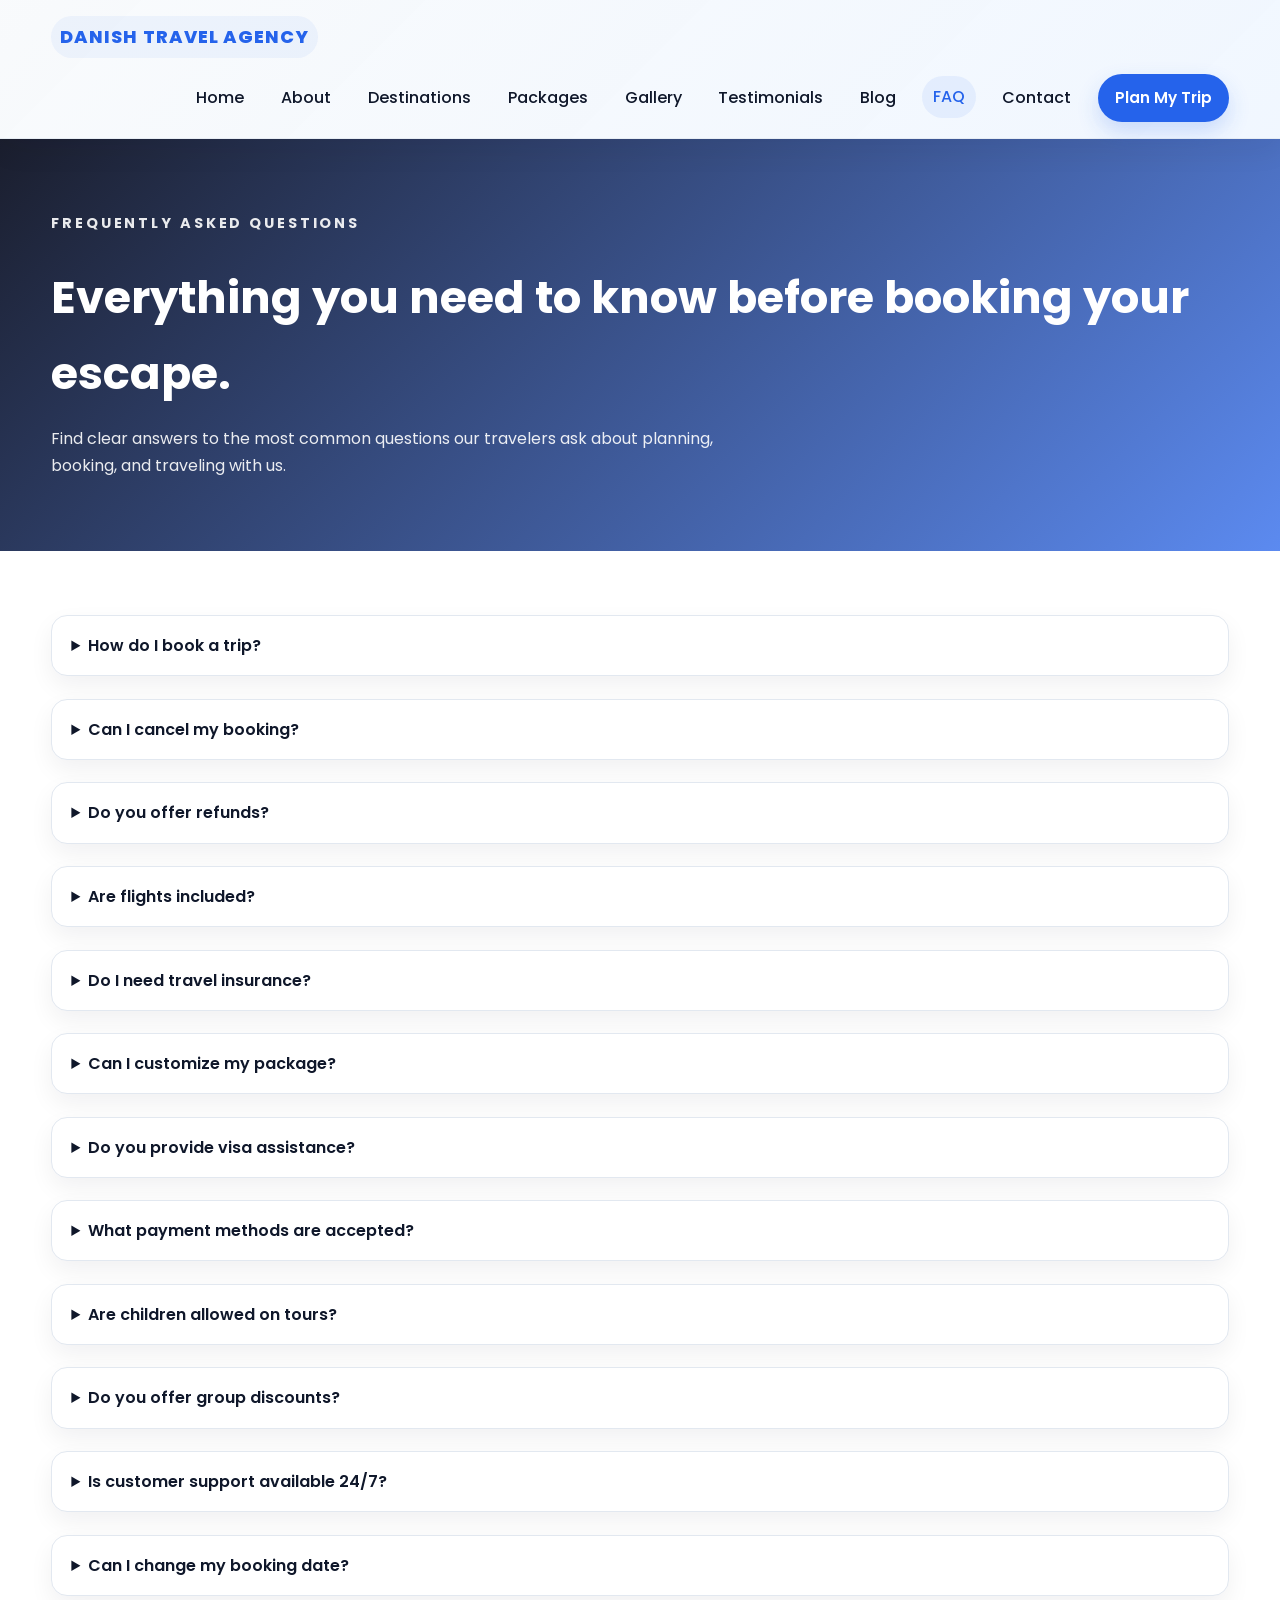
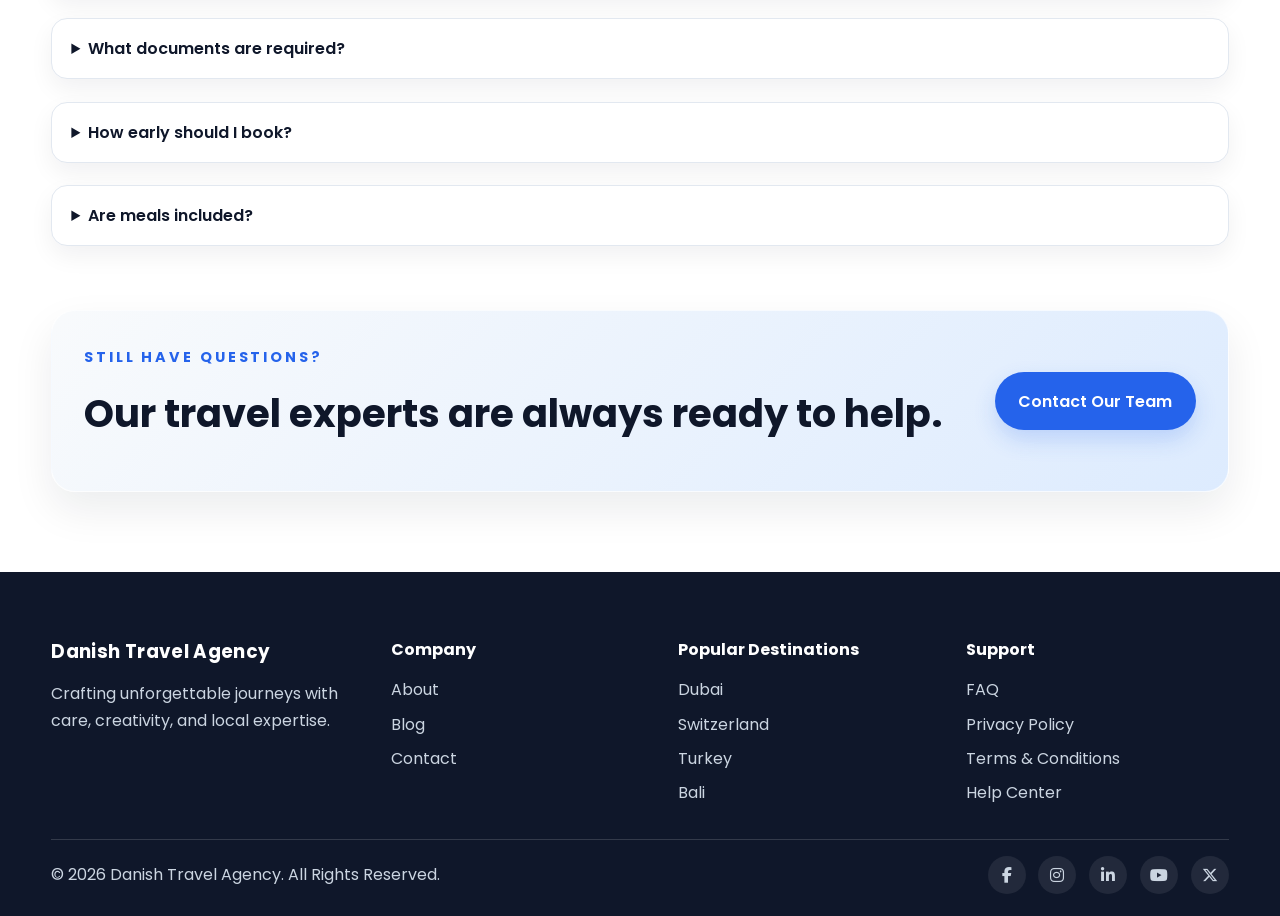
<file: faq.html>
<!DOCTYPE html>
<html lang="en">
<head>
  <meta charset="UTF-8" />
  <meta name="viewport" content="width=device-width, initial-scale=1.0" />
  <title>FAQ | Danish Travelers</title>
  <link rel="preconnect" href="https://fonts.googleapis.com" />
  <link rel="preconnect" href="https://fonts.gstatic.com" crossorigin />
  <link href="https://fonts.googleapis.com/css2?family=Poppins:wght@300;400;500;600;700;800&display=swap" rel="stylesheet" />
  <link rel="stylesheet" href="style.css?v=3" />
  <link rel="stylesheet" href="https://cdnjs.cloudflare.com/ajax/libs/font-awesome/6.7.2/css/all.min.css" />
</head>
<body>
  <header class="header">
    <div class="container navbar">
      <a class="brand" href="index.html">Danish Travel Agency</a>
      <input type="checkbox" id="nav-toggle" class="nav-toggle" />
      <label class="menu-toggle" for="nav-toggle" aria-label="Toggle navigation">
        <span></span>
        <span></span>
        <span></span>
      </label>
      <nav class="nav-links" id="primary-nav" aria-label="Primary navigation">
        <a class="nav-link" href="index.html">Home</a>
        <a class="nav-link" href="about.html">About</a>
        <a class="nav-link" href="destinations.html">Destinations</a>
        <a class="nav-link" href="packages.html">Packages</a>
        <a class="nav-link" href="gallery.html">Gallery</a>
        <a class="nav-link" href="testimonials.html">Testimonials</a>
        <a class="nav-link" href="blog.html">Blog</a>
        <a class="nav-link active" href="faq.html">FAQ</a>
        <a class="nav-link" href="contact.html">Contact</a>
      </nav>
      <a class="btn btn-primary small header-cta" href="contact.html">Plan My Trip</a>
    </div>
  </header>

  <main>
    <section class="page-hero">
      <div class="container">
        <p class="eyebrow">Frequently asked questions</p>
        <h1>Everything you need to know before booking your escape.</h1>
        <p>Find clear answers to the most common questions our travelers ask about planning, booking, and traveling with us.</p>
      </div>
    </section>

    <section class="page-content">
      <div class="container faq-grid">
        <details class="faq-item"><summary>How do I book a trip?</summary><p>Choose your destination or package, contact our team, and we will guide you through the reservation and confirmation steps.</p></details>
        <details class="faq-item"><summary>Can I cancel my booking?</summary><p>Yes, cancellation terms depend on the package and travel date. We will share the details with you before confirmation.</p></details>
        <details class="faq-item"><summary>Do you offer refunds?</summary><p>Refund eligibility depends on the package conditions and the timing of the cancellation request.</p></details>
        <details class="faq-item"><summary>Are flights included?</summary><p>Some packages include flights while others can be arranged separately. We will confirm this for each option.</p></details>
        <details class="faq-item"><summary>Do I need travel insurance?</summary><p>Travel insurance is recommended for most trips, especially international travel and adventure packages.</p></details>
        <details class="faq-item"><summary>Can I customize my package?</summary><p>Absolutely. We can tailor each itinerary to suit your preferences, travel style, and budget.</p></details>
        <details class="faq-item"><summary>Do you provide visa assistance?</summary><p>Yes, we can guide you through the general visa information and documentation process for eligible destinations.</p></details>
        <details class="faq-item"><summary>What payment methods are accepted?</summary><p>We accept bank transfers, card payments, and secure online payment options depending on your booking request.</p></details>
        <details class="faq-item"><summary>Are children allowed on tours?</summary><p>Yes, many of our tours are family-friendly. We will recommend the best options for your group size and ages.</p></details>
        <details class="faq-item"><summary>Do you offer group discounts?</summary><p>Yes, we provide competitive pricing and special arrangements for larger group bookings.</p></details>
        <details class="faq-item"><summary>Is customer support available 24/7?</summary><p>Yes, our support team is available around the clock for urgent travel questions and assistance.</p></details>
        <details class="faq-item"><summary>Can I change my booking date?</summary><p>Depending on availability and package terms, date changes may be possible. We will check this for you.</p></details>
        <details class="faq-item"><summary>What documents are required?</summary><p>Passport, visa documents, and any destination-specific requirements may be needed based on your itinerary.</p></details>
        <details class="faq-item"><summary>How early should I book?</summary><p>For the best availability and pricing, booking 2–6 months in advance is ideal for most trips.</p></details>
        <details class="faq-item"><summary>Are meals included?</summary><p>Meal inclusion depends on the package. Some include full-board service while others offer flexible dining options.</p></details>
      </div>
    </section>

    <section class="section cta-banner">
      <div class="container cta-card">
        <div>
          <p class="eyebrow">Still have questions?</p>
          <h2>Our travel experts are always ready to help.</h2>
        </div>
        <a class="btn btn-primary" href="contact.html">Contact Our Team</a>
      </div>
    </section>
  </main>

  <footer class="footer">
    <div class="container footer-grid">
      <div>
        <h3>Danish Travel Agency</h3>
        <p>Crafting unforgettable journeys with care, creativity, and local expertise.</p>
      </div>
      <div>
        <h4>Company</h4>
        <ul>
          <li><a href="about.html">About</a></li>
          <li><a href="blog.html">Blog</a></li>
          <li><a href="contact.html">Contact</a></li>
        </ul>
      </div>
      <div>
        <h4>Popular Destinations</h4>
        <ul>
          <li>Dubai</li>
          <li>Switzerland</li>
          <li>Turkey</li>
          <li>Bali</li>
        </ul>
      </div>
      <div>
        <h4>Support</h4>
        <ul>
          <li><a href="faq.html">FAQ</a></li>
          <li>Privacy Policy</li>
          <li>Terms & Conditions</li>
          <li>Help Center</li>
        </ul>
      </div>
    </div>
    <div class="container footer-bottom">
      <p>© 2026 Danish Travel Agency. All Rights Reserved.</p>
      <div class="social-links">
        <a href="https://www.facebook.com" target="_blank" rel="noopener noreferrer" aria-label="Facebook"><i class="fa-brands fa-facebook-f"></i></a>
        <a href="https://www.instagram.com" target="_blank" rel="noopener noreferrer" aria-label="Instagram"><i class="fa-brands fa-instagram"></i></a>
        <a href="https://www.linkedin.com" target="_blank" rel="noopener noreferrer" aria-label="LinkedIn"><i class="fa-brands fa-linkedin-in"></i></a>
        <a href="https://www.youtube.com" target="_blank" rel="noopener noreferrer" aria-label="YouTube"><i class="fa-brands fa-youtube"></i></a>
        <a href="https://twitter.com" target="_blank" rel="noopener noreferrer" aria-label="Twitter"><i class="fa-brands fa-x-twitter"></i></a>
      </div>
    </div>
  </footer>
</body>
</html>
</file>
<file: style.css>
:root {
  --primary: #2563eb;
  --primary-dark: #0f4fd8;
  --accent: #f59e0b;
  --dark: #0f172a;
  --text: #475569;
  --light: #f8fafc;
  --border: #e2e8f0;
  --white: #ffffff;
}

* {
  box-sizing: border-box;
  margin: 0;
  padding: 0;
}

html {
  scroll-behavior: smooth;
}

body {
  font-family: 'Poppins', sans-serif;
  line-height: 1.7;
  color: var(--dark);
  background: var(--white);
  text-align: left;
  overflow-x: hidden;
}

html {
  scroll-behavior: smooth;
}

a {
  color: inherit;
  text-decoration: none;
}

.brand img {
  width: clamp(140px, 22vw, 200px);
  height: auto;
  border-radius: 1rem;
  padding: 0.3rem 0.45rem;
  background: linear-gradient(135deg, rgba(37, 99, 235, 0.1), rgba(245, 158, 11, 0.12));
  box-shadow: 0 6px 16px rgba(15, 23, 42, 0.06);
}

img {
  display: block;
  width: 100%;
  height: auto;
  object-fit: cover;
}

.section-heading,
.content-block,
.card-body,
.page-hero .container,
.cta-card > div,
.newsletter-card > div,
.reason-list li,
.footer-grid p,
.footer-grid li {
  text-align: left;
}

.hero-content,
.hero-card,
.page-hero .container,
.cta-card,
.newsletter-card,
.contact-card,
.map-card,
.footer-grid,
.footer-bottom {
  text-align: left;
}

.container {
  width: min(1200px, 92%);
  margin: 0 auto;
}

.section {
  padding: 5rem 0;
  opacity: 0;
  transform: translateY(24px);
  animation: fadeUp 0.8s ease forwards;
  animation-delay: 0.1s;
}

.section-alt {
  background: var(--light);
}

@keyframes fadeUp {
  from {
    opacity: 0;
    transform: translateY(24px);
  }
  to {
    opacity: 1;
    transform: translateY(0);
  }
}

.eyebrow {
  display: inline-block;
  margin-bottom: 0.7rem;
  color: var(--primary);
  font-size: 0.9rem;
  font-weight: 700;
  letter-spacing: 0.2em;
  text-transform: uppercase;
}

.section-heading {
  max-width: 700px;
  margin-bottom: 2rem;
}

.section-heading h2,
.content-block h2,
.cta-card h2,
.newsletter-card h2 {
  font-size: clamp(1.8rem, 3vw, 2.6rem);
  margin-bottom: 0.8rem;
}

.header {
  position: sticky;
  top: 0;
  z-index: 1000;
  background: linear-gradient(135deg, rgba(248, 250, 252, 0.92), rgba(239, 246, 255, 0.9));
  backdrop-filter: blur(16px);
  -webkit-backdrop-filter: blur(16px);
  border-bottom: 1px solid rgba(226, 232, 240, 0.75);
  box-shadow: 0 10px 30px rgba(15, 23, 42, 0.06);
}

.navbar {
  background-color:none;
  display: flex;
  align-items: center;
  justify-content: space-between;
  gap: 1rem;
  padding: 1rem 0;
  flex-wrap: wrap;
}

.brand {
  font-size: 1.12rem;
  font-weight: 800;
  letter-spacing: 0.06em;
  text-transform: uppercase;
  color: var(--primary);
  padding: 0.35rem 0.55rem;
  border-radius: 999px;
  background: rgba(37, 99, 235, 0.06);
}

.brand span {
  margin-right: 0.35rem;
}

.nav-toggle {
  display: none;
}

.nav-links {
  display: flex;
  align-items: center;
  justify-content: center;
  gap: 0.4rem 0.9rem;
  flex-wrap: wrap;
  margin-left: auto;
}

.menu-toggle {
  display: none;
  align-items: center;
  justify-content: center;
  flex-direction: column;
  gap: 5px;
  width: 46px;
  height: 46px;
  border: 1.5px solid rgba(255, 255, 255, 0.6);
  border-radius: 10px;
  background: transparent;
  cursor: pointer;
  margin-left: auto;
  flex-shrink: 0;
}

.menu-toggle span {
  width: 20px;
  height: 2px;
  background: currentColor;
  color: var(--dark);
  border-radius: 999px;
  transition: transform 0.25s ease, opacity 0.25s ease;
}

#nav-toggle:checked ~ .menu-toggle span:nth-child(1) {
  transform: translateY(7px) rotate(45deg);
}

#nav-toggle:checked ~ .menu-toggle span:nth-child(2) {
  opacity: 0;
}

#nav-toggle:checked ~ .menu-toggle span:nth-child(3) {
  transform: translateY(-7px) rotate(-45deg);
}

.nav-link {
  font-weight: 500;
  color: var(--dark);
  padding: 0.45rem 0.7rem;
  border-radius: 999px;
  transition: color 0.2s ease, background 0.2s ease, transform 0.2s ease;
}

.nav-link:hover,
.nav-link.active {
  color: var(--primary);
  background: rgba(37, 99, 235, 0.08);
  transform: translateY(-1px);
}

.nav-link:hover,
.nav-link.active {
  color: var(--primary);
}

.btn {
  display: inline-flex;
  align-items: center;
  justify-content: center;
  gap: 0.5rem;
  border-radius: 999px;
  padding: 0.9rem 1.4rem;
  font-weight: 600;
  border: 1px solid transparent;
  transition: transform 0.2s ease, box-shadow 0.2s ease, background 0.2s ease;
}

.btn:hover {
  transform: translateY(-2px);
}

.btn-primary {
  background: var(--primary);
  color: var(--white);
  box-shadow: 0 10px 22px rgba(37, 99, 235, 0.2);
}

.btn-primary:hover {
  background: var(--primary-dark);
  color: var(--white);
}

.btn-outline {
  border-color: rgba(255, 255, 255, 0.8);
  color: var(--white);
}

.btn-outline-dark {
  border-color: var(--dark);
  color: var(--dark);
  background: transparent;
}

.btn-dark {
  background: var(--dark);
  color: var(--white);
}

.btn.small {
  padding: 0.65rem 1rem;
  font-size: 0.95rem;
}

.hero {
  min-height: 88vh;
  display: flex;
  align-items: center;
  background: linear-gradient(135deg, rgba(15, 23, 42, 0.92), rgba(37, 99, 235, 0.72)), url('https://images.unsplash.com/photo-1464822759023-fed622ff2c3b?auto=format&fit=crop&w=1500&q=80') center/cover;
  color: var(--white);
  padding: 5rem 0;
  position: relative;
  overflow: hidden;
}

.hero::after {
  content: "";
  position: absolute;
  inset: 0;
  background: radial-gradient(circle at top right, rgba(245, 158, 11, 0.18), transparent 35%);
  pointer-events: none;
}

.hero-grid {
  display: grid;
  grid-template-columns: 1.3fr 0.8fr;
  gap: 2rem;
  align-items: center;
}

.hero-content h1 {
  font-size: clamp(2.2rem, 4.5vw, 4rem);
  line-height: 1.1;
  margin-bottom: 1rem;
}

.hero-content p {
  max-width: 620px;
  font-size: 1.05rem;
  color: rgba(255, 255, 255, 0.92);
}

.hero-buttons {
  display: flex;
  flex-wrap: wrap;
  gap: 1rem;
  margin: 1.5rem 0 1.2rem;
}

.hero-badges {
  display: flex;
  flex-wrap: wrap;
  gap: 0.8rem;
}

.hero-badges span {
  background: rgba(255, 255, 255, 0.15);
  border: 1px solid rgba(255, 255, 255, 0.2);
  padding: 0.55rem 0.8rem;
  border-radius: 999px;
  font-size: 0.92rem;
}

.hero-card {
  background: rgba(255, 255, 255, 0.16);
  color: var(--dark);
  padding: 1.5rem;
  border-radius: 1.35rem;
  box-shadow: 0 24px 55px rgba(15, 23, 42, 0.18);
  backdrop-filter: blur(18px);
  -webkit-backdrop-filter: blur(18px);
  border: 1px solid rgba(255, 255, 255, 0.25);
}

.hero-card .btn-dark {
  box-shadow: 0 10px 24px rgba(15, 23, 42, 0.16);
}

.hero-card h3 {
  font-size: 1.3rem;
  margin-bottom: 0.8rem;
}

.hero-card ul {
  list-style: none;
  display: grid;
  gap: 0.6rem;
  margin: 1rem 0;
  color: var(--text);
}

.hero-card ul i {
  color: var(--primary);
  margin-right: 0.5rem;
}

.split-section {
  display: grid;
  grid-template-columns: 1fr 1fr;
  gap: 2rem;
  align-items: center;
}

.image-card img,
.card img {
  border-radius: 1.2rem;
  min-height: 220px;
  height: 220px;
  transition: transform 0.35s ease, filter 0.35s ease;
}

.card:hover img {
  filter: saturate(1.08) brightness(1.03);
  transform: scale(1.05);
}

.card:hover .price-badge {
  transform: translateY(-2px);
}

@media (prefers-reduced-motion: reduce) {
  *,
  *::before,
  *::after {
    animation: none !important;
    transition: none !important;
    scroll-behavior: auto !important;
  }
}

.image-card img {
  height: 410px;
  width: 100%;
  object-fit: cover;
  object-position: center;
}

.package-card img {
  height: 220px;
  object-position: center;
}

.content-block p {
  margin-bottom: 1rem;
  color: var(--text);
}

.card-grid {
  display: grid;
  gap: 1.4rem;
}

.grid-4 {
  grid-template-columns: repeat(4, minmax(0, 1fr));
}

.grid-3 {
  grid-template-columns: repeat(3, minmax(0, 1fr));
}

.card {
  background: linear-gradient(145deg, rgba(255, 255, 255, 0.96), rgba(248, 250, 252, 0.92));
  border: 1px solid rgba(226, 232, 240, 0.85);
  border-radius: 1.35rem;
  overflow: hidden;
  box-shadow: 0 16px 40px rgba(15, 23, 42, 0.08);
  display: flex;
  flex-direction: column;
  position: relative;
  transition: transform 0.25s ease, box-shadow 0.25s ease, border-color 0.25s ease;
}

.card::before {
  content: "";
  position: absolute;
  inset: 0;
  background: linear-gradient(135deg, rgba(37, 99, 235, 0.06), transparent 55%);
  pointer-events: none;
}

@media (hover: hover) and (pointer: fine) {
  .card:hover {
    transform: translateY(-8px);
    box-shadow: 0 24px 55px rgba(15, 23, 42, 0.14);
    border-color: rgba(37, 99, 235, 0.2);
  }

  .card:hover img {
    transform: scale(1.04);
  }
}

.destination-card .card-body {
  display: flex;
  flex-direction: column;
  flex: 1;
  
}

.destination-card .btn {
  margin-top: auto;
}

.card-body {
  padding: 1.2rem;
}

.card-body h3,
.feature-card h3,
.review-card h3 {
  font-size: 1.12rem;
  margin-bottom: 0.35rem;
}

.card-badge,
.price-badge,
.rating-badge {
  display: inline-flex;
  align-items: center;
  gap: 0.3rem;
  padding: 0.42rem 0.72rem;
  border-radius: 999px;
  font-size: 0.82rem;
  font-weight: 700;
}

.card-badge {
  background: rgba(37, 99, 235, 0.1);
  color: var(--primary);
  margin-bottom: 0.7rem;
}

.price-badge {
  background: rgba(255, 255, 255, 0.95);
  color: var(--dark);
  box-shadow: 0 8px 18px rgba(15, 23, 42, 0.08);
}

.rating-badge {
  background: rgba(245, 158, 11, 0.14);
  color: #b45309;
}

.card-body p,
.feature-card p,
.review-card p,
.stat-box span {
  color: var(--text);
  font-size: 0.95rem;
}

.meta-row {
  display: flex;
  justify-content: space-between;
  align-items: center;
  margin: 0.8rem 0;
  font-weight: 600;
  color: var(--primary);
}

.feature-card {
  background: linear-gradient(145deg, rgba(255, 255, 255, 0.96), rgba(240, 247, 255, 0.94));
  border: 1px solid rgba(226, 232, 240, 0.85);
  border-radius: 1.15rem;
  padding: 1.4rem;
  box-shadow: 0 12px 30px rgba(15, 23, 42, 0.06);
  transition: transform 0.25s ease, box-shadow 0.25s ease;
}

@media (hover: hover) and (pointer: fine) {
  .feature-card:hover {
    transform: translateY(-5px);
    box-shadow: 0 18px 38px rgba(15, 23, 42, 0.1);
  }
}

.feature-card i {
  font-size: 1.5rem;
  color: var(--primary);
  margin-bottom: 0.8rem;
}

.stats-section {
  background: linear-gradient(135deg, #10213c, #1d4ed8);
  color: var(--white);
}

.stats-grid {
  display: grid;
  grid-template-columns: 0.9fr 1.1fr;
  gap: 2rem;
  align-items: center;
}

.stats-grid .eyebrow {
  color: #bfdbfe;
}

.stats-boxes {
  display: grid;
  grid-template-columns: repeat(2, minmax(0, 1fr));
  gap: 1rem;
}

.stat-box {
  background: rgba(255, 255, 255, 0.12);
  padding: 1.1rem;
  border-radius: 1rem;
  text-align: center;
}

.stat-box strong {
  display: block;
  font-size: 1.35rem;
  margin-bottom: 0.2rem;
}

.review-card {
  padding-bottom: 0.4rem;
}

.review-top {
  display: flex;
  flex-direction: column;
  align-items: flex-start;
  gap: 0.6rem;
  margin-bottom: 0.8rem;
}

.review-top img {
  width: 100%;
  height: 160px;
  border-radius: 0.9rem;
  object-fit: cover;
  flex-shrink: 0;
 
}

/* testimonials grid: 3 columns desktop, 2 tablet, 1 mobile */
.testimonial-grid {
  grid-template-columns: repeat(3, minmax(0, 1fr));
}

@media (max-width: 900px) {
  .testimonial-grid {
    grid-template-columns: repeat(2, minmax(0, 1fr));
  }
}

@media (max-width: 600px) {
  .testimonial-grid {
    grid-template-columns: 1fr;
  }
}

/* review card formatting */
.review-card {
  padding: 1.25rem;
  display: flex;
  flex-direction: column;
  gap: 0.6rem;
}

.review-top h3 {
  font-size: 1.05rem;
  margin: 0;
  color: var(--dark);
}

.review-top p {
  margin: 0;
  font-size: 0.88rem;
  color: var(--text);
}

.stars {
  color: var(--accent);
  font-size: 1rem;
  margin-bottom: 0.35rem;
}

.testimonial-grid .card {
  background: var(--white);
  border: 1px solid var(--border);
  border-radius: 1rem;
}

.stars {
  color: var(--accent);
  margin-bottom: 0.55rem;
}

.cta-banner {
  padding-top: 0;
}

.cta-card,
.newsletter-card {
  display: flex;
  justify-content: space-between;
  gap: 1.5rem;
  align-items: center;
  background: linear-gradient(135deg, rgba(248, 250, 252, 0.95), rgba(219, 234, 254, 0.95));
  padding: 2rem;
  border-radius: 1.5rem;
  border: 1px solid rgba(255, 255, 255, 0.7);
  box-shadow: 0 18px 42px rgba(15, 23, 42, 0.08);
  backdrop-filter: blur(8px);
}

.cta-actions {
  display: flex;
  gap: 1rem;
  flex-wrap: wrap;
}

.newsletter-form {
  display: flex;
  gap: 0.8rem;
  flex-wrap: wrap;
}

.newsletter-form input,
.form-grid input,
.form-grid select,
.form-grid textarea {
  border: 1px solid var(--border);
  border-radius: 999px;
  padding: 0.85rem 1rem;
  min-width: 240px;
  font: inherit;
}

.form-grid textarea {
  min-width: 100%;
  border-radius: 1rem;
  min-height: 120px;
}

.footer {
  background: var(--dark);
  color: #cbd5e1;
  padding: 4rem 0 1.4rem;
}

.footer-grid {
  display: grid;
  grid-template-columns: 1.2fr repeat(3, 1fr);
  gap: 1.5rem;
}

.footer h3,
.footer h4 {
  color: var(--white);
  margin-bottom: 0.8rem;
}

.footer h3 {
  font-size: 1.15rem;
  letter-spacing: 0.02em;
}

.footer ul {
  list-style: none;
  display: grid;
  gap: 0.45rem;
}

.footer-bottom {
  display: flex;
  justify-content: space-between;
  align-items: center;
  margin-top: 2rem;
  padding-top: 1rem;
  border-top: 1px solid rgba(255,255,255,0.15);
}

.social-links {
  display: flex;
  gap: 0.8rem;
}

.social-links a {
  display: inline-flex;
  align-items: center;
  justify-content: center;
  width: 38px;
  height: 38px;
  border-radius: 50%;
  background: rgba(255,255,255,0.08);
}

.page-hero {
  padding: 4.5rem 0;
  background: linear-gradient(135deg, rgba(7, 11, 28, 0.92), rgba(37, 99, 235, 0.75));
  color: var(--white);
}

.page-hero .container {
  display: grid;
  gap: 0.8rem;
}

.page-hero h1 {
  font-size: clamp(2rem, 3.6vw, 2.8rem);
}

.page-hero p {
  max-width: 700px;
  color: rgba(255,255,255,0.9);
}

.page-content {
  padding: 4rem 0;
}

.story-grid,
.team-grid,
.blog-grid,
.gallery-grid,
.testimonial-grid,
.faq-grid {
  display: grid;
  gap: 1.4rem;
}

.story-grid {
  grid-template-columns: 1fr 1fr;
}

.story-grid .card,
.team-grid .card,
.blog-grid .card,
.testimonial-grid .card,
.faq-item {
  background: var(--white);
  border: 1px solid var(--border);
  border-radius: 1rem;
  box-shadow: 0 10px 24px rgba(15, 23, 42, 0.06);
}

.team-grid {
  grid-template-columns: repeat(4, minmax(0, 1fr));
}

.team-card img {
  height: 240px;
}

.team-card .card-body {
  padding: 1rem 1.2rem 1.3rem;
}

.reason-list {
  display: grid;
  gap: 0.8rem;
  margin-top: 1rem;
}

.reason-list li {
  list-style: none;
  padding: 0.9rem 1rem;
  background: var(--light);
  border-radius: 0.9rem;
  font-weight: 500;
}

.card-list {
  display: grid;
  gap: 1rem;
}

.destination-page-grid,
.package-grid {
  display: grid;
  grid-template-columns: repeat(3, minmax(0, 1fr));
  gap: 1.4rem;
}

.featured-box {
  display: grid;
  grid-template-columns: 1.2fr 0.8fr;
  gap: 1.5rem;
  background: var(--light);
  border-radius: 1.4rem;
  padding: 1.5rem;
  margin-top: 2rem;
}

.offer-banner {
  background: linear-gradient(135deg, #dbeafe, #fee2e2);
  padding: 1.4rem;
  border-radius: 1.2rem;
  margin-top: 2rem;
}

.gallery-grid {
  grid-template-columns: repeat(4, minmax(0, 1fr));
}

.gallery-grid img {
  height: 220px;
  transition: transform 0.3s ease;
}

.gallery-card {
  position: relative;
  overflow: hidden;
  border-radius: 1rem;
}

.gallery-card:hover img {
  transform: scale(1.08);
}

.gallery-overlay {
  position: absolute;
  inset: 0;
  display: flex;
  align-items: end;
  padding: 1rem;
  color: var(--white);
  background: linear-gradient(180deg, transparent, rgba(15, 23, 42, 0.82));
}

.blog-grid {
  grid-template-columns: repeat(2, minmax(0, 1fr));
}

.blog-card img {
  height: 220px;
}

.faq-item {
  padding: 1rem 1.2rem;
}

.faq-item summary {
  cursor: pointer;
  font-weight: 600;
}

.faq-item p {
  margin-top: 0.7rem;
  color: var(--text);
}

.contact-grid {
  display: grid;
  grid-template-columns: 0.9fr 1.1fr;
  gap: 2rem;
}

.contact-card,
.map-card {
  background: linear-gradient(145deg, rgba(255, 255, 255, 0.96), rgba(247, 250, 255, 0.94));
  border: 1px solid rgba(226, 232, 240, 0.85);
  border-radius: 1.2rem;
  padding: 1.4rem;
  box-shadow: 0 12px 30px rgba(15, 23, 42, 0.06);
}

.form-grid {
  display: grid;
  grid-template-columns: repeat(2, minmax(0, 1fr));
  gap: 1rem;
}

.form-grid .full-width {
  grid-column: 1 / -1;
}

.date-field {
  display: flex;
  flex-direction: column;
  gap: 0.35rem;
}

.date-field label {
  font-size: 0.85rem;
  color: var(--text);
  padding-left: 0.2rem;
}

.date-field input[type="date"] {
  border: 1px solid var(--border);
  border-radius: 999px;
  padding: 0.85rem 1rem;
  font: inherit;
  color: var(--dark);
  width: 100%;
}

.sr-only {
  position: absolute;
  width: 1px;
  height: 1px;
  padding: 0;
  margin: -1px;
  overflow: hidden;
  clip: rect(0, 0, 0, 0);
  border: 0;
}

@media (max-width: 960px) {
  .grid-4,
  .team-grid,
  .destination-page-grid,
  .package-grid,
  .gallery-grid {
    grid-template-columns: repeat(2, minmax(0, 1fr));
  }

  .hero-grid,
  .split-section,
  .stats-grid,
  .contact-grid,
  .featured-box,
  .story-grid {
    grid-template-columns: 1fr;
  }

  .cta-card,
  .newsletter-card,
  .footer-grid,
  .footer-bottom {
    flex-direction: column;
    align-items: flex-start;
  }

  .footer-grid {
    grid-template-columns: 1fr 1fr;
  }
}

@media (max-width: 900px) {
  .menu-toggle {
    display: inline-flex;
  }

  .navbar {
    align-items: center;
    position: relative;
  }

  .nav-links {
    display: none;
    width: 100%;
    flex-direction: column;
    align-items: stretch;
    text-align: left;
    gap: 0.2rem;
    background: #000000;
    border-radius: 1rem;
    padding: 1rem;
    box-shadow: 0 12px 24px rgba(15, 23, 42, 0.35);
    position: absolute;
    top: calc(100% + 0.6rem);
    left: 0;
    right: 0;
    margin-left: 0;
    z-index: 1100;
  }

  #nav-toggle:checked ~ .nav-links {
    display: flex;
  }

  .nav-links .nav-link {
    width: 100%;
    padding: 0.7rem 0.9rem;
    color: #ffffff;
  }

  .nav-links .nav-link:hover,
  .nav-links .nav-link.active {
    color: var(--accent);
  }

  .navbar .btn.small {
    display: none;
  }

  .newsletter-form {
    flex-direction: column;
    align-items: stretch;
  }

  .newsletter-form input {
    min-width: 0;
    width: 100%;
  }

  .newsletter-form .btn {
    width: 100%;
    justify-content: center;
  }
}

@media (max-width: 760px) {
  .card,
  .feature-card,
  .contact-card,
  .map-card,
  .cta-card,
  .newsletter-card {
    border-radius: 1.1rem;
  }

  .navbar {
    align-items: center;
    gap: 0.7rem;
  }

  .nav-links {
    gap: 0.4rem 0.6rem;
    width: 100%;
  }

  .nav-link {
    padding: 0.4rem 0.6rem;
    font-size: 0.92rem;
  }

  .grid-3,
  .grid-4,
  .stats-boxes,
  .blog-grid,
  .destination-page-grid,
  .package-grid,
  .gallery-grid,
  .team-grid,
  .form-grid {
    grid-template-columns: 1fr;
  }

  .hero {
    min-height: auto;
    padding: 4rem 0;
  }

  .hero-content h1 {
    font-size: 2.2rem;
  }

  .hero-card {
    padding: 1.2rem;
  }

  .hero-buttons,
  .cta-actions,
  .newsletter-form {
    flex-direction: column;
    align-items: stretch;
  }

  .newsletter-form input {
    min-width: 0;
    width: 100%;
  }

  .newsletter-form .btn {
    width: 100%;
    justify-content: center;
  }

  .hero-buttons .btn,
  .cta-actions .btn {
    width: 100%;
    justify-content: center;
  }

  .section {
    padding: 3.4rem 0;
  }

  .cta-card,
  .newsletter-card,
  .feature-card,
  .contact-card,
  .map-card {
    padding: 1.2rem;
  }

  .footer-grid {
    grid-template-columns: 1fr;
  }

  .footer-bottom {
    flex-direction: column;
    align-items: flex-start;
    gap: 0.8rem;
  }
}

@media (max-width: 480px) {
  .container {
    width: min(100% - 1.2rem, 100%);
  }

  .hero-content {
    text-align: left;
  }

  .hero-content h1 {
    font-size: 2rem;
    line-height: 1.2;
  }

  .hero-content p,
  .content-block p,
  .card-body p,
  .cta-card p,
  .newsletter-card p,
  .page-hero p,
  .footer p,
  .footer li {
    text-align: left;
  }

  .hero-badges span {
    width: 100%;
    text-align: center;
  }

  .section-heading h2,
  .content-block h2,
  .cta-card h2,
  .newsletter-card h2,
  .page-hero h1 {
    line-height: 1.2;
    text-align: left;
  }
}
</file>
